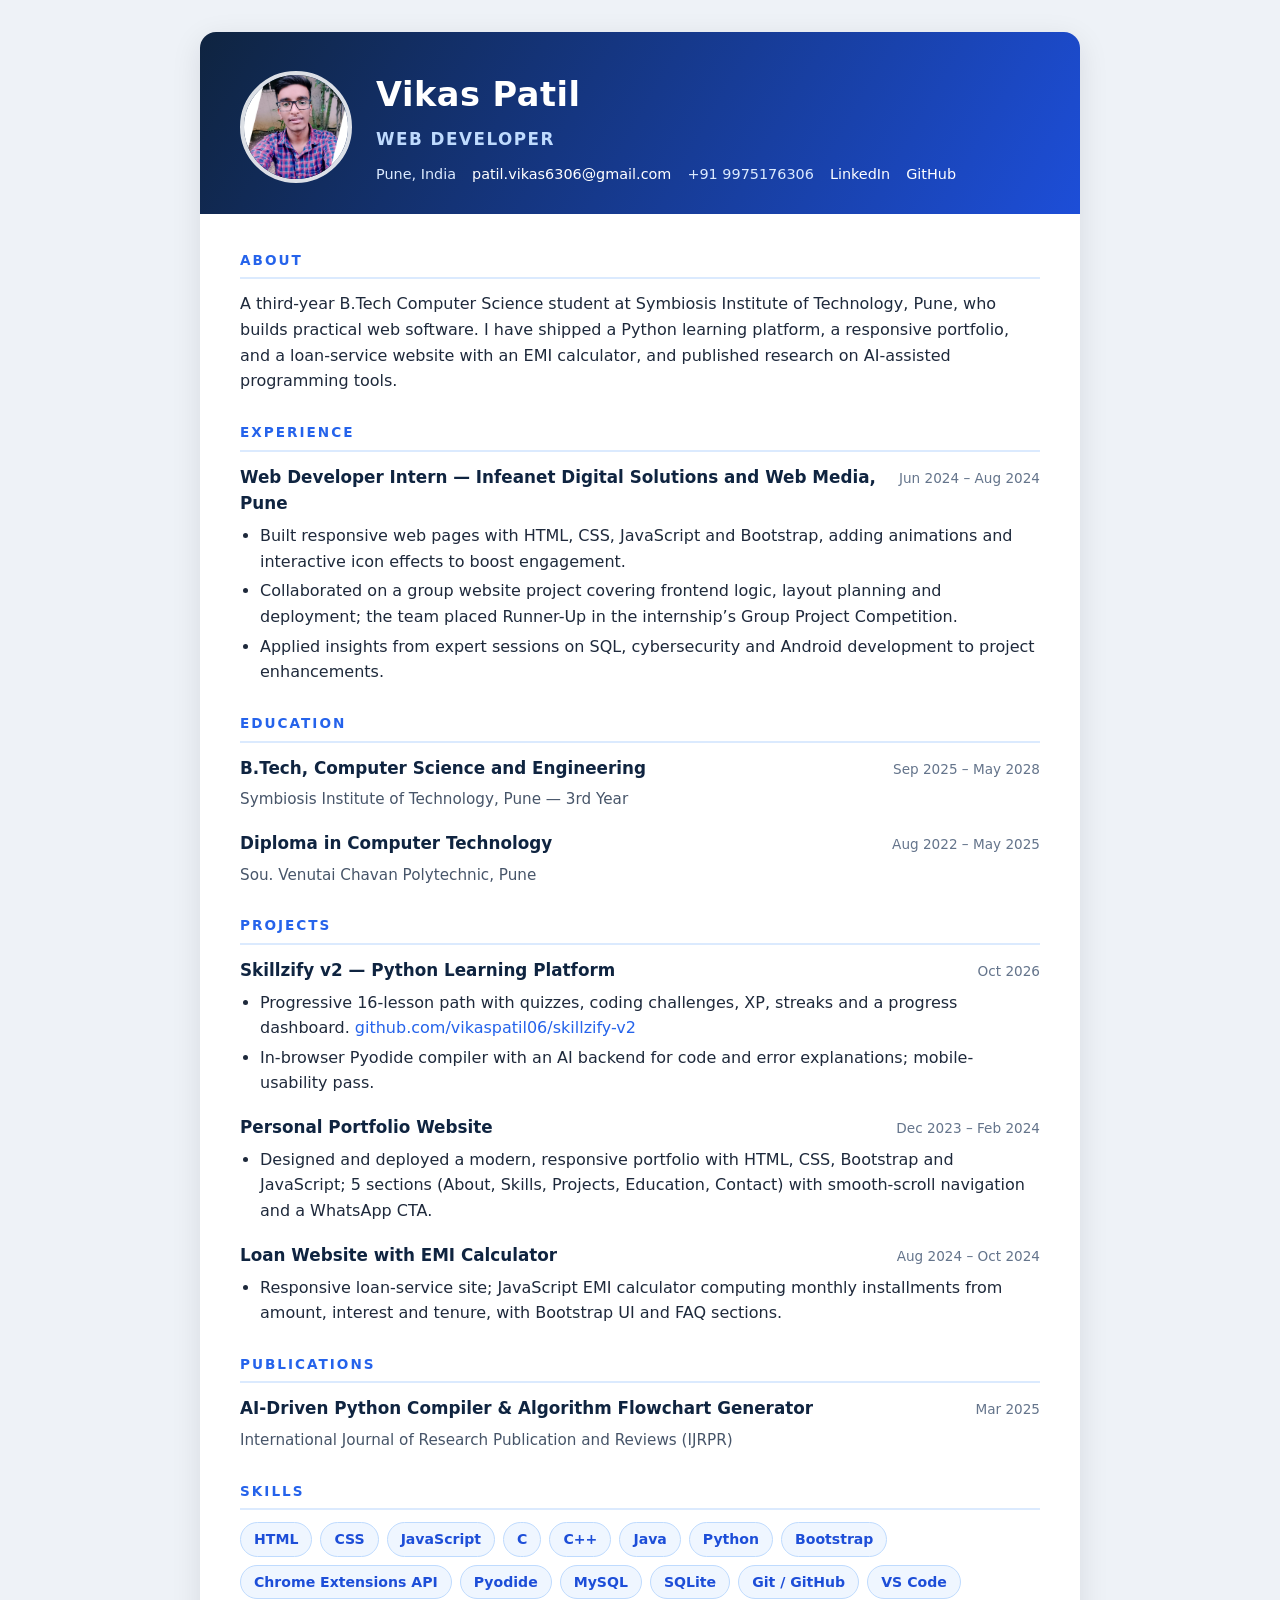
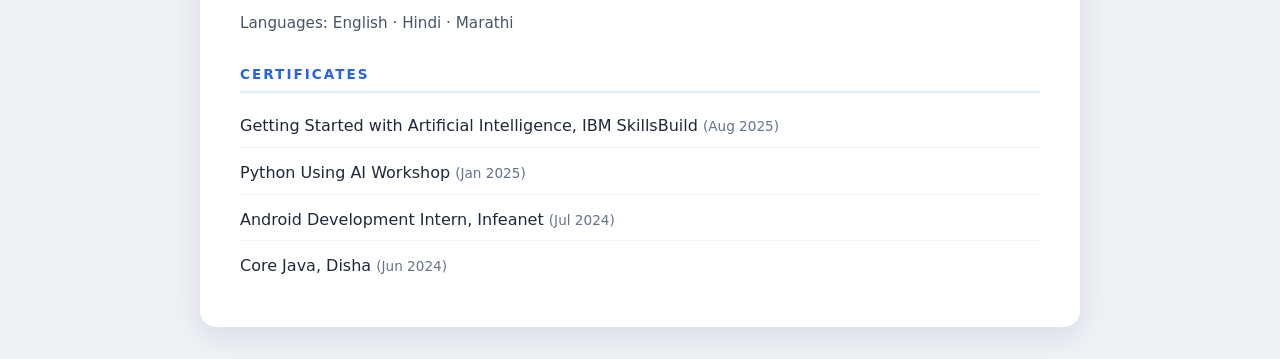
<file: index.html>
<!DOCTYPE html>
<html lang="en">
<head>
    <meta charset="UTF-8">
    <meta name="viewport" content="width=device-width, initial-scale=1.0">
    <title>Vikas Patil - Resume</title>
    <link rel="stylesheet" href="resume2.css">
</head>
<body>
    <div class="resume">
        <header class="hero">
            <img class="avatar" src="Image2.jpg" alt="Vikas Patil">
            <div class="hero-text">
                <h1>Vikas Patil</h1>
                <p class="role">Web Developer</p>
                <p class="contact">
                    <span>Pune, India</span>
                    <span><a href="mailto:patil.vikas6306@gmail.com">patil.vikas6306@gmail.com</a></span>
                    <span>+91 9975176306</span>
                    <span><a href="https://www.linkedin.com/in/vikas-patil-2739512ab/">LinkedIn</a></span>
                    <span><a href="https://github.com/vikaspatil06">GitHub</a></span>
                </p>
            </div>
        </header>

        <main>
            <section>
                <h2>About</h2>
                <p>A third-year B.Tech Computer Science student at Symbiosis Institute of Technology, Pune, who builds practical web software. I have shipped a Python learning platform, a responsive portfolio, and a loan-service website with an EMI calculator, and published research on AI-assisted programming tools.</p>
            </section>

            <section>
                <h2>Experience</h2>
                <article class="entry">
                    <div class="entry-head">
                        <h3>Web Developer Intern &mdash; Infeanet Digital Solutions and Web Media, Pune</h3>
                        <span class="date">Jun 2024 &ndash; Aug 2024</span>
                    </div>
                    <ul>
                        <li>Built responsive web pages with HTML, CSS, JavaScript and Bootstrap, adding animations and interactive icon effects to boost engagement.</li>
                        <li>Collaborated on a group website project covering frontend logic, layout planning and deployment; the team placed Runner-Up in the internship&rsquo;s Group Project Competition.</li>
                        <li>Applied insights from expert sessions on SQL, cybersecurity and Android development to project enhancements.</li>
                    </ul>
                </article>
            </section>

            <section>
                <h2>Education</h2>
                <article class="entry">
                    <div class="entry-head">
                        <h3>B.Tech, Computer Science and Engineering</h3>
                        <span class="date">Sep 2025 &ndash; May 2028</span>
                    </div>
                    <p class="sub">Symbiosis Institute of Technology, Pune &mdash; 3rd Year</p>
                </article>
                <article class="entry">
                    <div class="entry-head">
                        <h3>Diploma in Computer Technology</h3>
                        <span class="date">Aug 2022 &ndash; May 2025</span>
                    </div>
                    <p class="sub">Sou. Venutai Chavan Polytechnic, Pune</p>
                </article>
            </section>

            <section>
                <h2>Projects</h2>
                <article class="entry">
                    <div class="entry-head">
                        <h3>Skillzify v2 &mdash; Python Learning Platform</h3>
                        <span class="date">Oct 2026</span>
                    </div>
                    <ul>
                        <li>Progressive 16-lesson path with quizzes, coding challenges, XP, streaks and a progress dashboard. <a href="https://github.com/vikaspatil06/skillzify-v2">github.com/vikaspatil06/skillzify-v2</a></li>
                        <li>In-browser Pyodide compiler with an AI backend for code and error explanations; mobile-usability pass.</li>
                    </ul>
                </article>
                <article class="entry">
                    <div class="entry-head">
                        <h3>Personal Portfolio Website</h3>
                        <span class="date">Dec 2023 &ndash; Feb 2024</span>
                    </div>
                    <ul>
                        <li>Designed and deployed a modern, responsive portfolio with HTML, CSS, Bootstrap and JavaScript; 5 sections (About, Skills, Projects, Education, Contact) with smooth-scroll navigation and a WhatsApp CTA.</li>
                    </ul>
                </article>
                <article class="entry">
                    <div class="entry-head">
                        <h3>Loan Website with EMI Calculator</h3>
                        <span class="date">Aug 2024 &ndash; Oct 2024</span>
                    </div>
                    <ul>
                        <li>Responsive loan-service site; JavaScript EMI calculator computing monthly installments from amount, interest and tenure, with Bootstrap UI and FAQ sections.</li>
                    </ul>
                </article>
            </section>

            <section>
                <h2>Publications</h2>
                <article class="entry">
                    <div class="entry-head">
                        <h3>AI-Driven Python Compiler &amp; Algorithm Flowchart Generator</h3>
                        <span class="date">Mar 2025</span>
                    </div>
                    <p class="sub">International Journal of Research Publication and Reviews (IJRPR)</p>
                </article>
            </section>

            <section>
                <h2>Skills</h2>
                <div class="chips">
                    <span>HTML</span><span>CSS</span><span>JavaScript</span><span>C</span><span>C++</span><span>Java</span><span>Python</span><span>Bootstrap</span><span>Chrome Extensions API</span><span>Pyodide</span><span>MySQL</span><span>SQLite</span><span>Git / GitHub</span><span>VS Code</span>
                </div>
                <p class="sub">Languages: English &middot; Hindi &middot; Marathi</p>
            </section>

            <section>
                <h2>Certificates</h2>
                <ul class="certs">
                    <li>Getting Started with Artificial Intelligence, IBM SkillsBuild <span class="date">(Aug 2025)</span></li>
                    <li>Python Using AI Workshop <span class="date">(Jan 2025)</span></li>
                    <li>Android Development Intern, Infeanet <span class="date">(Jul 2024)</span></li>
                    <li>Core Java, Disha <span class="date">(Jun 2024)</span></li>
                </ul>
            </section>
        </main>
    </div>
</body>
</html>
</file>
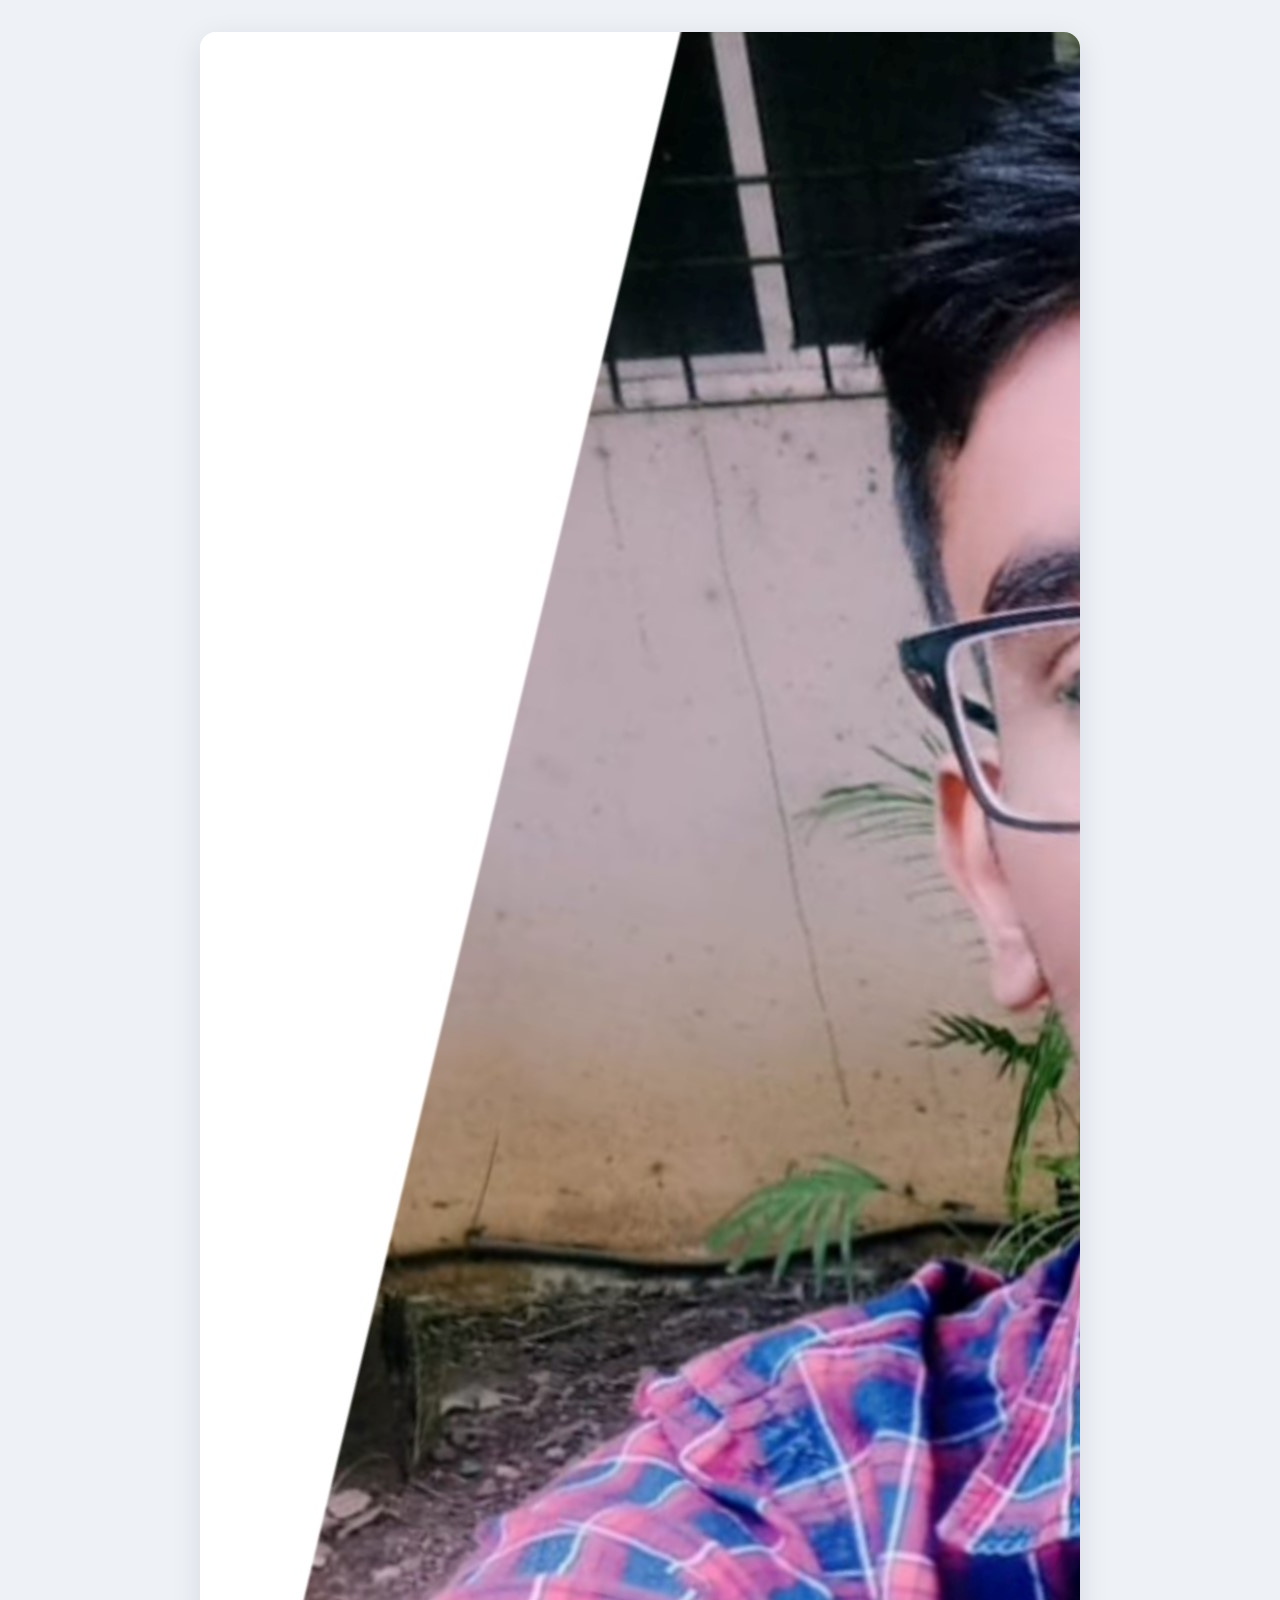
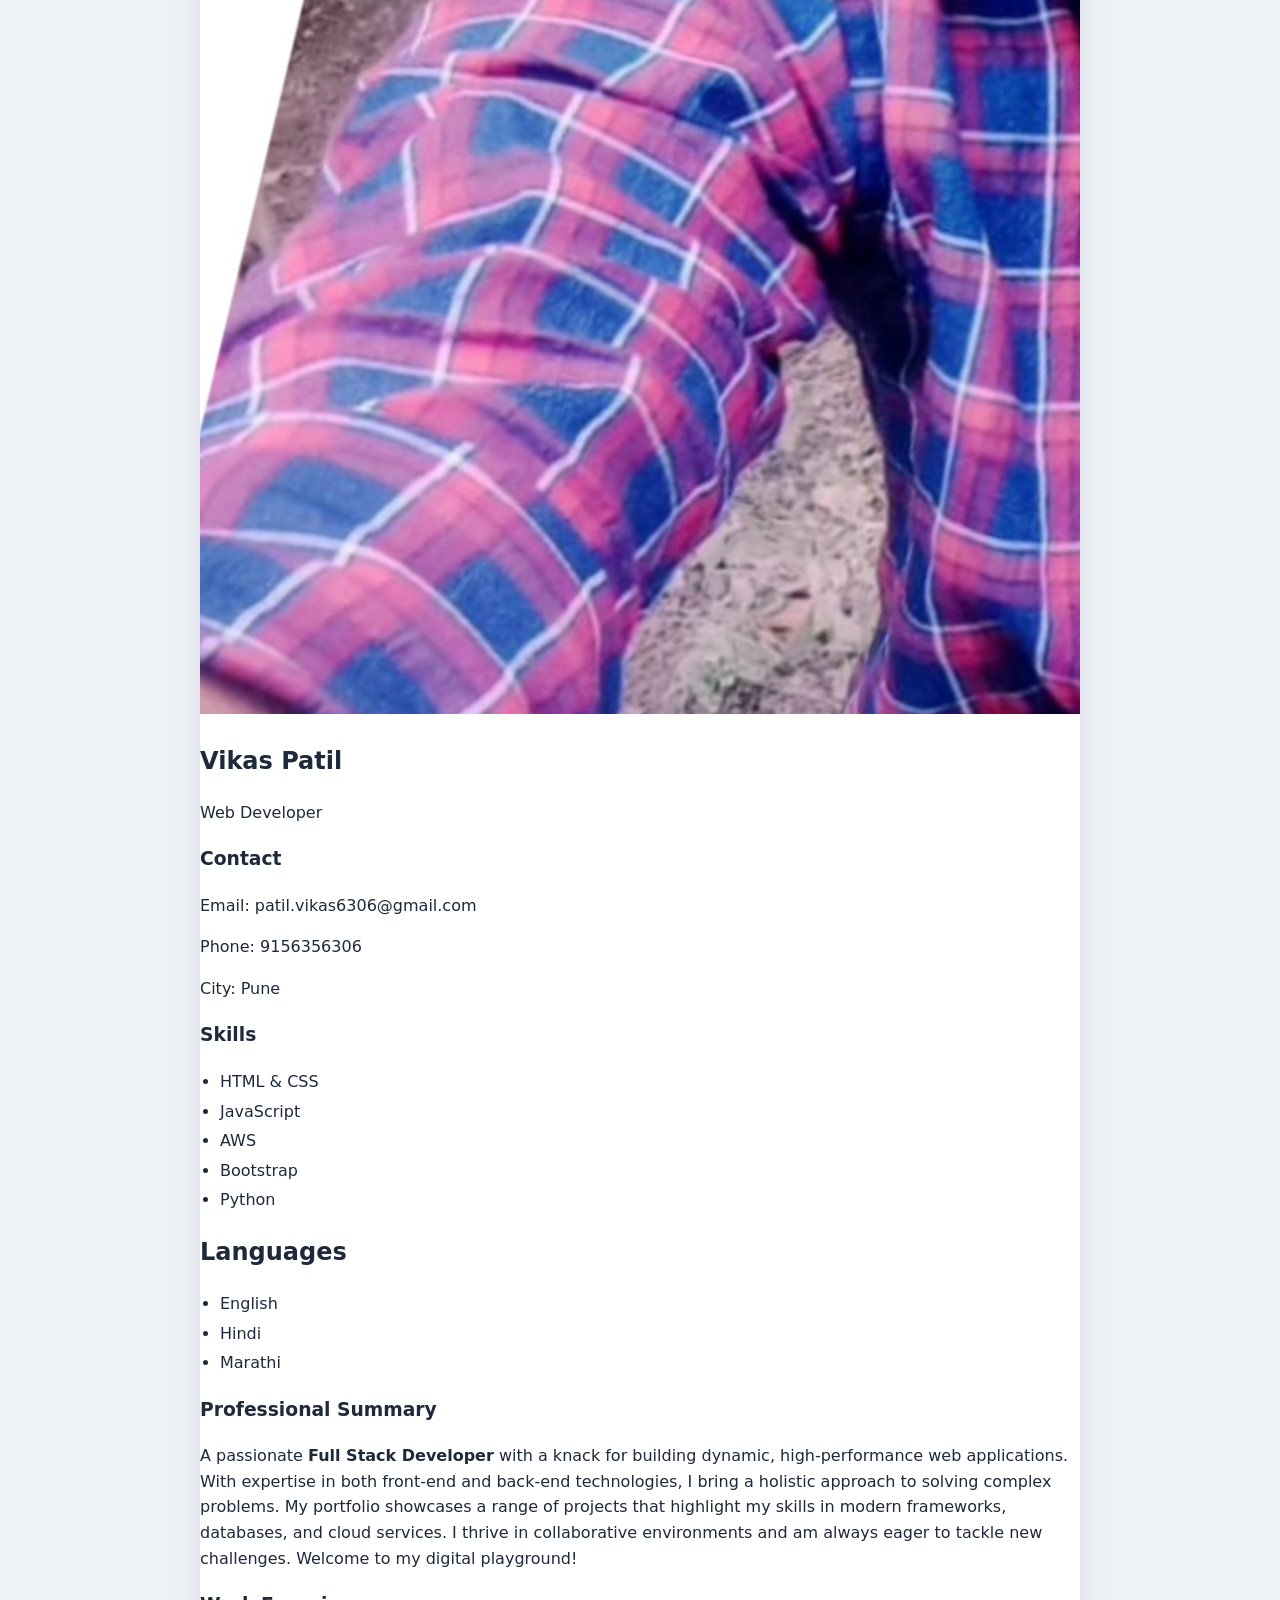
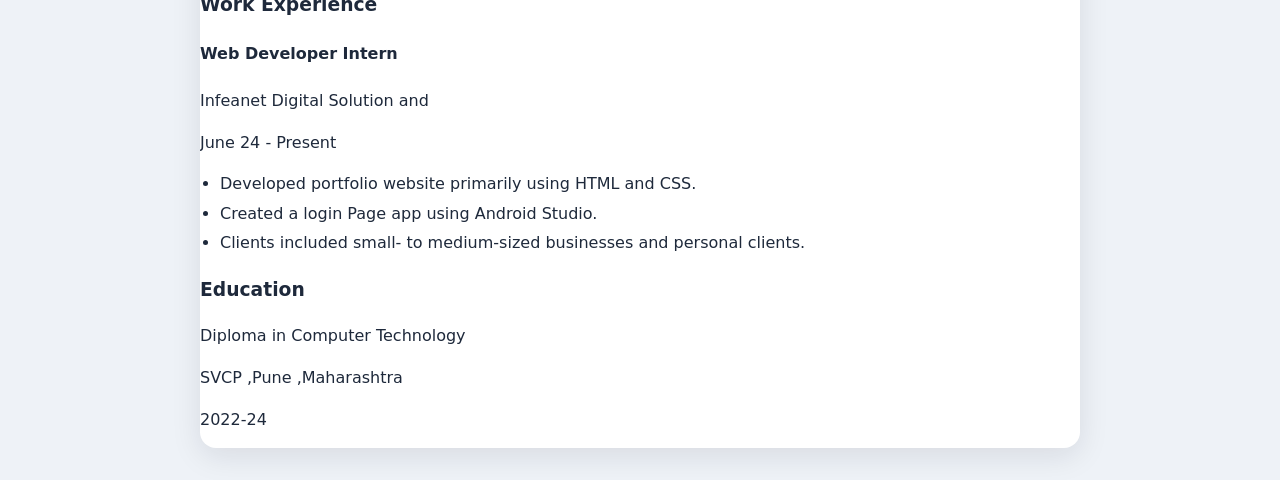
<file: resume2..html>
<!DOCTYPE html>
<html lang="en">
<head>
    <meta charset="UTF-8">
    <meta name="viewport" content="width=device-width, initial-scale=1.0">
    <title>Resume</title>
    <link rel="stylesheet" href="resume2.css">
</head>
<body>
    <div class="resume">
        <div class="left-column">
            <div class="profile">
                <img src="Image2.jpg" alt="Profile Picture">
                <h2>Vikas Patil</h2>
                <p>Web Developer</p>
            </div>
            <div class="contact-info">
                <h3>Contact</h3>
                <p>Email: patil.vikas6306@gmail.com</p>
                <p>Phone: 9156356306</p>
                <p>City: Pune</p>
            </div>

            <div class="skills">
                <h3>Skills</h3>
                <ul>
                    <li>HTML & CSS</li>
                    <li>JavaScript</li>
                    <li>AWS</li>
                    <li>Bootstrap</li>
                    <li>Python</li>
                </ul>
            </div>

            <div class="lang">
                <h2>Languages</h2>
                <ul>
                    <li>English</li>
                    <li>Hindi</li>
                    <li>Marathi</li>
                </ul>
            </div>
        </div>
        <div class="right-column">
            <div class="summary">
                <h3>Professional Summary</h3>
                <p>A passionate <b><span>Full Stack Developer</span></b> with a knack for building dynamic, high-performance web applications. With expertise in both front-end and back-end technologies, I bring a holistic approach to solving complex problems. My portfolio showcases a range of projects that highlight my skills in modern frameworks, databases, and cloud services. I thrive in collaborative environments and am always eager to tackle new challenges. Welcome to my digital playground!</p>
            </div>
            <div class="experience">
                <h3>Work Experience</h3>
                <div class="job">
                    <h4>Web Developer Intern</h4>
                    <p>Infeanet Digital Solution and </p>
                    <p>June 24 - Present</p>
                    <ul>
                        <li>Developed portfolio website primarily using HTML and CSS.</li>
                        <li>Created a login Page app using Android Studio.</li>
                        <li>Clients included small- to medium-sized businesses and personal clients.</li>
                    </ul>
                </div>

            </div>
            <div class="education">
                <h3>Education</h3>
                <p>Diploma in Computer Technology</p>
                <p>SVCP ,Pune ,Maharashtra</p>
                <p>2022-24</p>
            </div>
        </div>
    </div>
</body>
</html>
</file>
<file: resume2.css>
* { box-sizing: border-box; }

body {
    margin: 0;
    padding: 0;
    font-family: "Segoe UI", system-ui, -apple-system, Arial, sans-serif;
    line-height: 1.6;
    color: #1e293b;
    background: #eef2f7;
}

a { color: #2563eb; text-decoration: none; }
a:hover { text-decoration: underline; }

.resume {
    max-width: 880px;
    margin: 32px auto;
    background: #fff;
    border-radius: 16px;
    box-shadow: 0 8px 30px rgba(15, 23, 42, 0.10);
    overflow: hidden;
}

/* Hero */
.hero {
    display: flex;
    gap: 24px;
    align-items: center;
    padding: 36px 40px 28px;
    background: linear-gradient(120deg, #0f2440 0%, #1d4ed8 100%);
    color: #fff;
}

.avatar {
    width: 112px;
    height: 112px;
    border-radius: 50%;
    object-fit: cover;
    border: 4px solid rgba(255, 255, 255, 0.85);
    flex-shrink: 0;
}

.hero h1 {
    margin: 0 0 4px;
    font-size: 2.1rem;
    letter-spacing: 0.5px;
}

.hero .role {
    margin: 0 0 10px;
    font-size: 1.05rem;
    font-weight: 600;
    color: #bfdbfe;
    letter-spacing: 1.5px;
    text-transform: uppercase;
}

.hero .contact {
    margin: 0;
    font-size: 0.9rem;
    color: #dbeafe;
    display: flex;
    flex-wrap: wrap;
    gap: 4px 16px;
}

.hero .contact a { color: #fff; }

/* Sections */
main { padding: 8px 40px 36px; }

section { margin-top: 28px; }

section h2 {
    margin: 0 0 12px;
    padding-bottom: 6px;
    font-size: 0.85rem;
    letter-spacing: 2px;
    text-transform: uppercase;
    color: #2563eb;
    border-bottom: 2px solid #dbeafe;
}

section p { margin: 6px 0; }

.entry { margin-bottom: 18px; }

.entry-head {
    display: flex;
    justify-content: space-between;
    align-items: baseline;
    gap: 16px;
}

.entry-head h3 {
    margin: 0;
    font-size: 1.05rem;
    color: #0f2440;
}

.date {
    font-size: 0.85rem;
    color: #64748b;
    white-space: nowrap;
}

.sub { color: #475569; font-size: 0.95rem; }

ul { margin: 6px 0 0; padding-left: 20px; }
li { margin-bottom: 4px; }

.certs { list-style: none; padding: 0; }
.certs li {
    padding: 8px 0;
    border-bottom: 1px solid #f1f5f9;
}
.certs li:last-child { border-bottom: none; }

/* Skill chips */
.chips { display: flex; flex-wrap: wrap; gap: 8px; margin: 4px 0 12px; }

.chips span {
    padding: 5px 13px;
    font-size: 0.88rem;
    font-weight: 600;
    color: #1d4ed8;
    background: #eff6ff;
    border: 1px solid #bfdbfe;
    border-radius: 999px;
}

@media (max-width: 640px) {
    .resume { margin: 0; border-radius: 0; }
    .hero { flex-direction: column; text-align: center; padding: 28px 20px 22px; }
    .hero .contact { justify-content: center; }
    main { padding: 4px 20px 28px; }
    .entry-head { flex-direction: column; gap: 0; }
}
</file>
